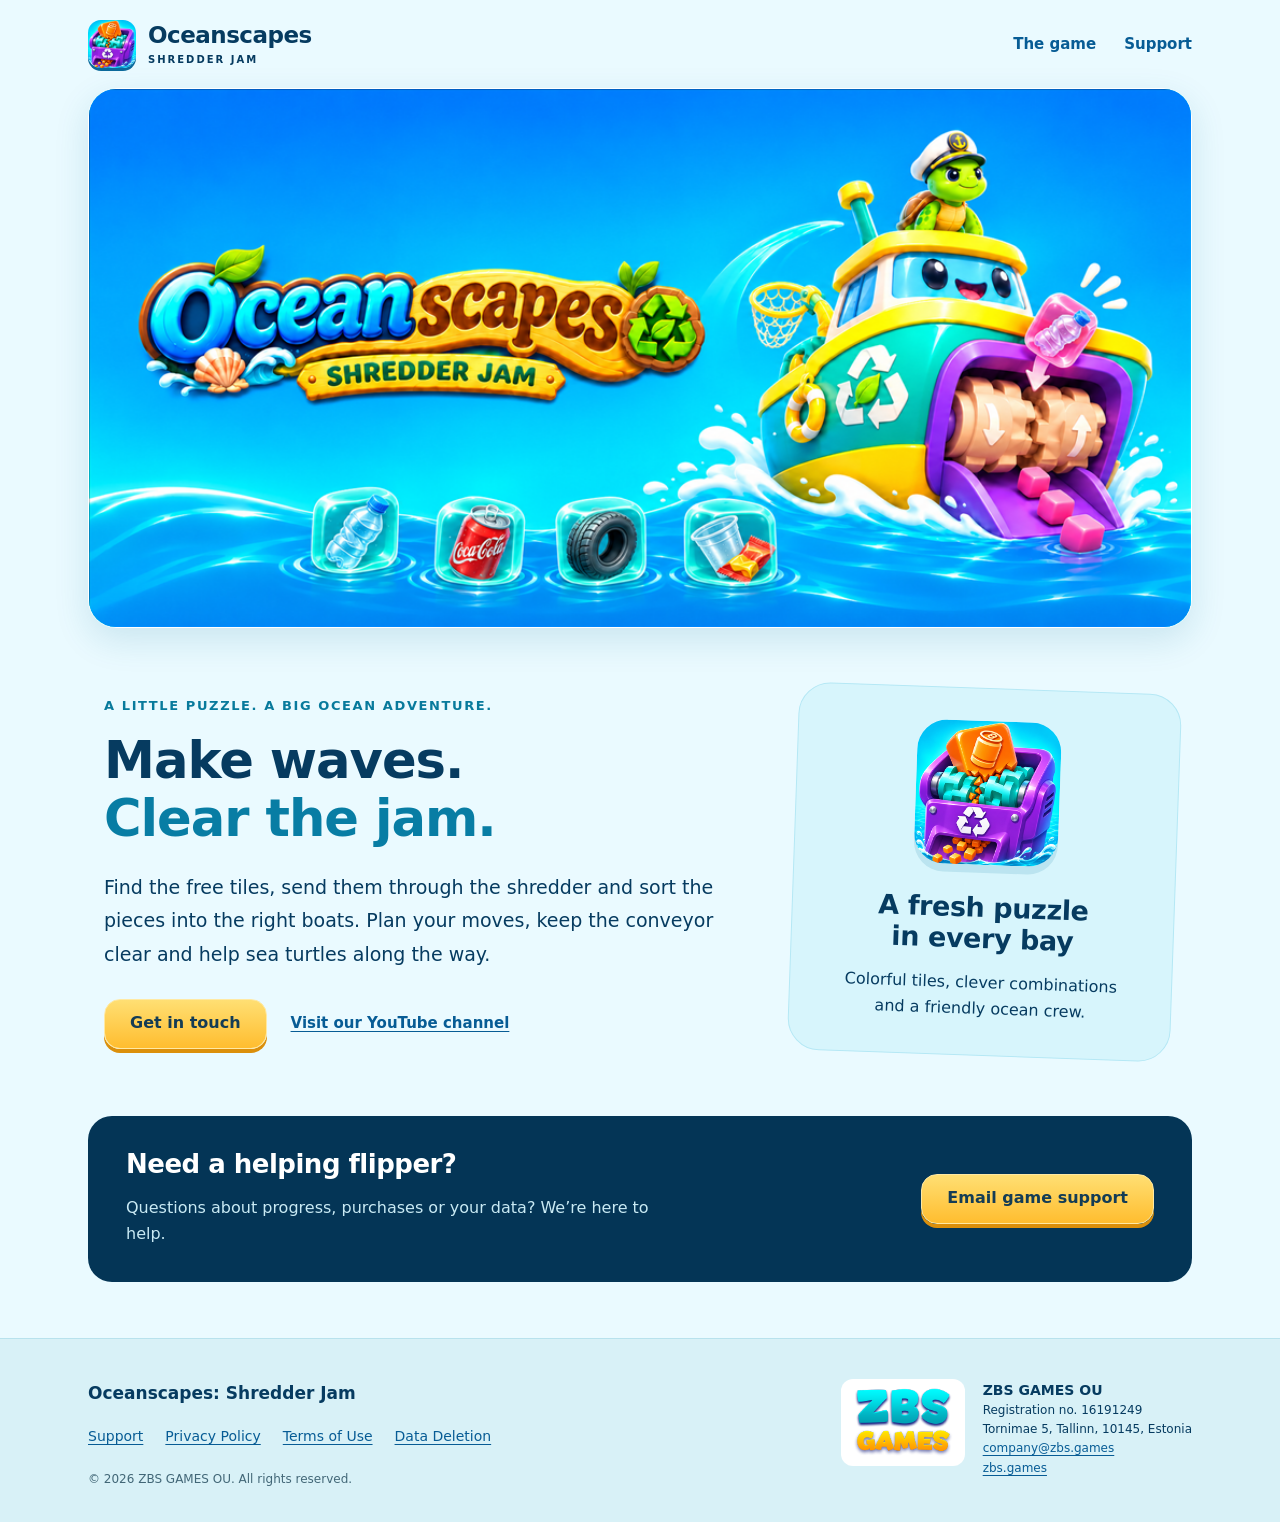
<file: index.html>
<!doctype html>
<html lang="en"><head><meta charset="utf-8"><meta name="viewport" content="width=device-width, initial-scale=1"><meta name="referrer" content="no-referrer"><meta name="theme-color" content="#053c63"><title>Oceanscapes: Shredder Jam</title><meta name="description" content="Dive into a colorful ocean puzzle adventure. Sort, shred and rescue sea turtles in Oceanscapes: Shredder Jam."><link rel="icon" href="icon.png" type="image/png"><link rel="stylesheet" href="styles.css"><meta property="og:title" content="Oceanscapes: Shredder Jam"><meta property="og:description" content="Dive into a colorful ocean puzzle adventure. Sort, shred and rescue sea turtles in Oceanscapes: Shredder Jam."><meta property="og:type" content="website"><meta property="og:image" content="https://oceanscapesjam-ctrl.github.io/hero.png"></head><body><a class="skip" href="#main">Skip to content</a>
<header class="site-header"><a class="brand" href="index.html" aria-label="Oceanscapes home"><img src="icon.png" width="48" height="48" alt=""><span>Oceanscapes<small>SHREDDER JAM</small></span></a><nav aria-label="Main navigation"><a href="index.html">The game</a><a href="support.html">Support</a></nav></header><main id="main" class="home">
<section class="hero" aria-label="Oceanscapes: Shredder Jam"><img src="hero.png" width="1024" height="500" alt="Oceanscapes Shredder Jam: a turtle captain on a colorful recycling shredder boat in a turquoise ocean" fetchpriority="high"></section>
<section class="intro"><div><p class="eyebrow">A little puzzle. A big ocean adventure.</p><h1>Make waves.<br><em>Clear the jam.</em></h1><p class="lead">Find the free tiles, send them through the shredder and sort the pieces into the right boats. Plan your moves, keep the conveyor clear and help sea turtles along the way.</p><div class="actions"><a class="button" href="support.html">Get in touch</a><a class="text-link" href="https://www.youtube.com/@OceanScapes-jam">Visit our YouTube channel</a></div></div><div class="game-note"><img src="icon.png" width="144" height="144" alt="Purple recycling shredder with turquoise gears"><h2>A fresh puzzle <br>in every bay</h2><p>Colorful tiles, clever combinations <br>and a friendly ocean crew.</p></div></section>
<section class="help-strip"><div><h2>Need a helping flipper?</h2><p>Questions about progress, purchases or your data? We’re here to help.</p></div><a class="button secondary" href="mailto:oceanscapesjam@gmail.com">Email game support</a></section></main><footer class="site-footer"><div class="footer-inner"><div class="footer-links"><strong>Oceanscapes: Shredder Jam</strong><nav aria-label="Legal and support"><a href="support.html">Support</a><a href="privacy-policy.html">Privacy Policy</a><a href="terms.html">Terms of Use</a><a href="data-deletion.html">Data Deletion</a></nav><p class="copyright">© 2026 ZBS GAMES OU. All rights reserved.</p></div><address class="company"><a class="company-logo" href="https://zbs.games/" aria-label="ZBS GAMES company website"><img src="zbs-logo.png" width="124" height="66" alt="ZBS GAMES" loading="lazy"></a><div><strong>ZBS GAMES OU</strong><span>Registration no. 16191249</span><span>Tornimae 5, Tallinn, 10145, Estonia</span><a href="mailto:company@zbs.games">company@zbs.games</a><a href="https://zbs.games/">zbs.games</a></div></address></div></footer></body></html>
</file>
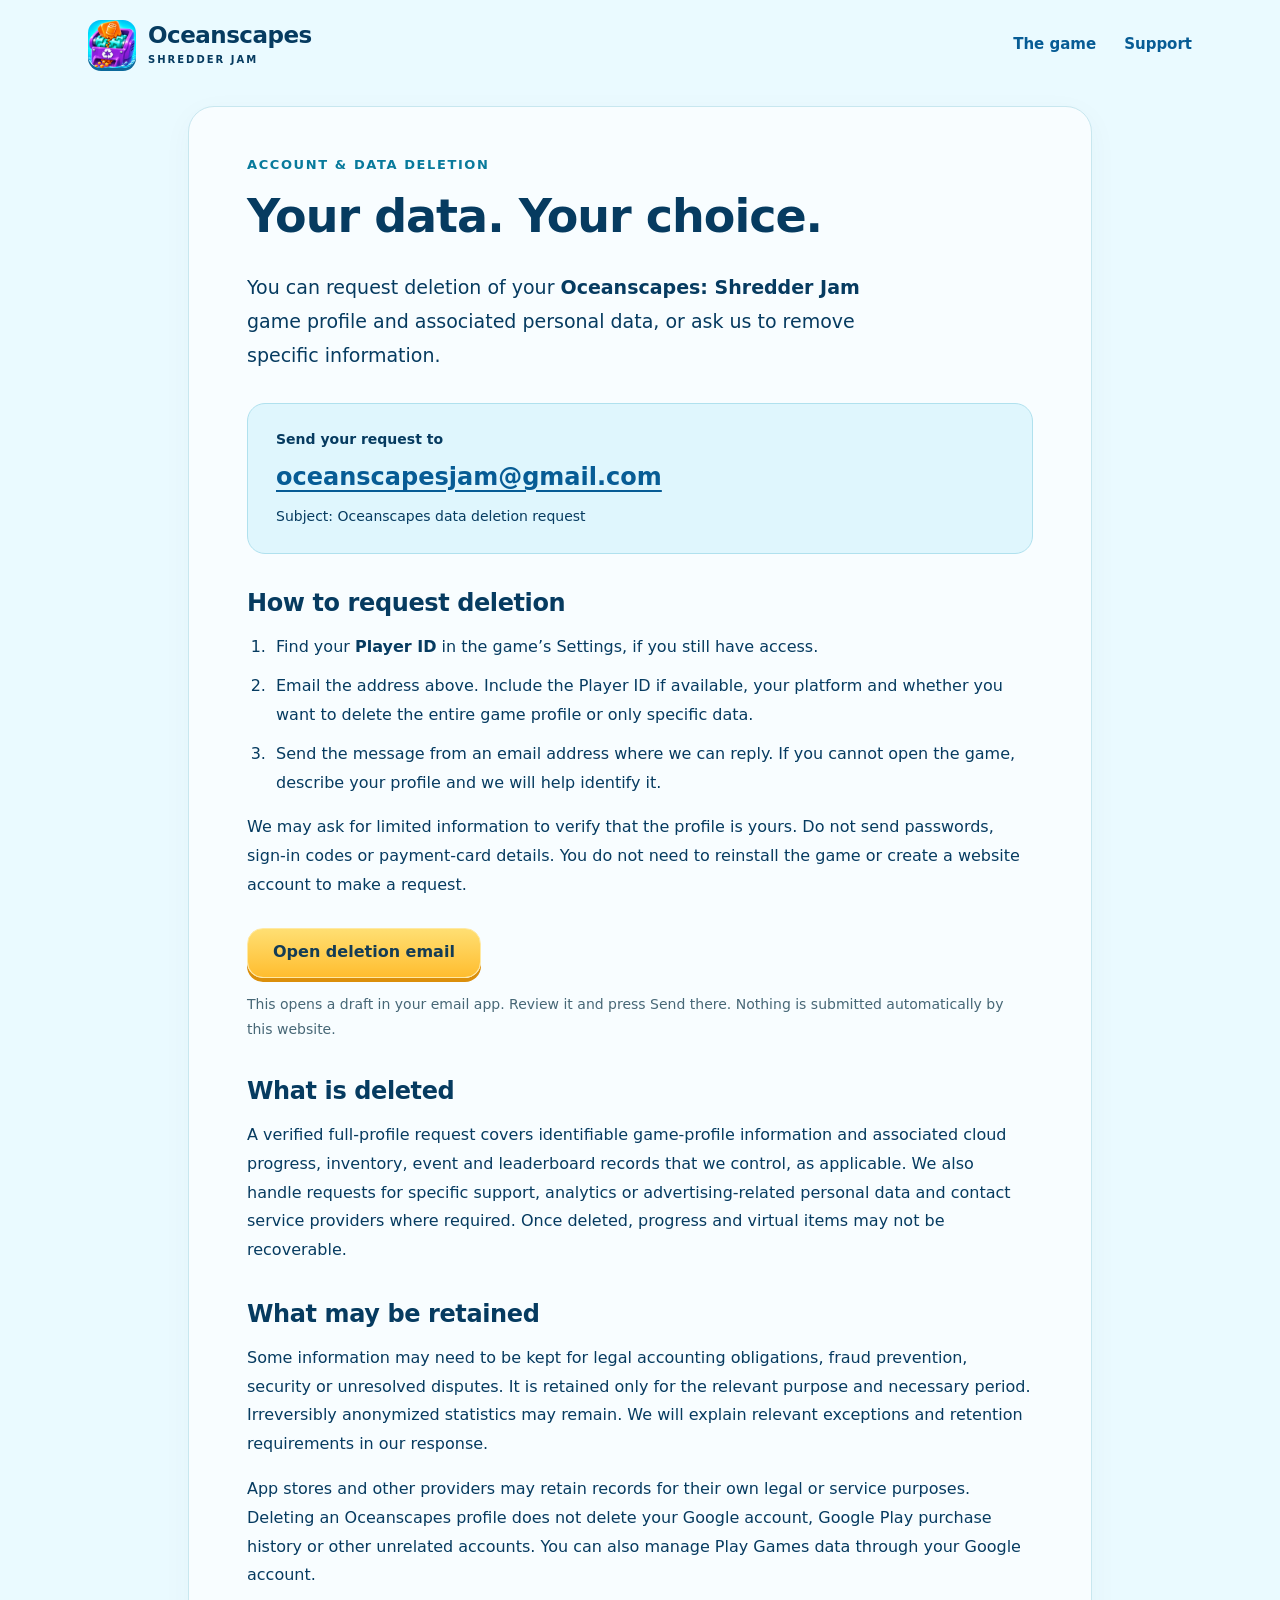
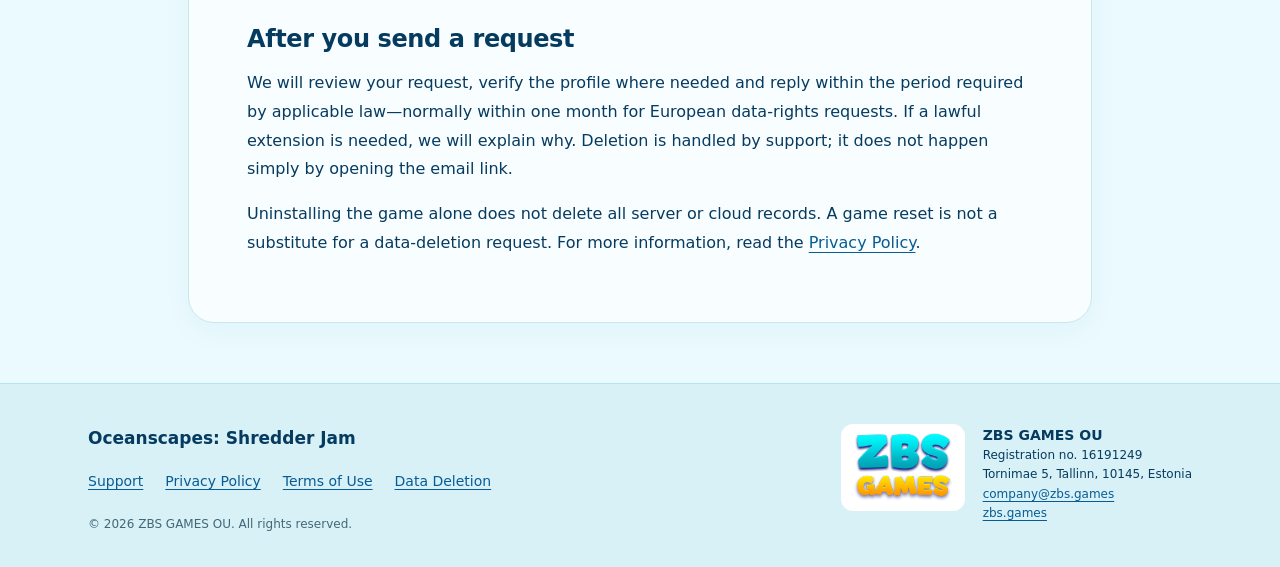
<file: data-deletion.html>
<!doctype html>
<html lang="en"><head><meta charset="utf-8"><meta name="viewport" content="width=device-width, initial-scale=1"><meta name="referrer" content="no-referrer"><meta name="theme-color" content="#053c63"><title>Data Deletion · Oceanscapes</title><meta name="description" content="Request deletion of your Oceanscapes game profile, cloud progress or personal data by email."><link rel="icon" href="icon.png" type="image/png"><link rel="stylesheet" href="styles.css"><meta property="og:title" content="Data Deletion · Oceanscapes"><meta property="og:description" content="Request deletion of your Oceanscapes game profile, cloud progress or personal data by email."><meta property="og:type" content="website"><meta property="og:image" content="https://oceanscapesjam-ctrl.github.io/hero.png"></head><body><a class="skip" href="#main">Skip to content</a>
<header class="site-header"><a class="brand" href="index.html" aria-label="Oceanscapes home"><img src="icon.png" width="48" height="48" alt=""><span>Oceanscapes<small>SHREDDER JAM</small></span></a><nav aria-label="Main navigation"><a href="index.html">The game</a><a href="support.html">Support</a></nav></header><main id="main" class="document-wrap"><article class="document"><p class="eyebrow">Account & data deletion</p><h1>Your data. Your choice.</h1>
<p class="lead">You can request deletion of your <strong>Oceanscapes: Shredder Jam</strong> game profile and associated personal data, or ask us to remove specific information.</p>
<div class="contact-card"><span>Send your request to</span><a href="mailto:oceanscapesjam@gmail.com?subject=Oceanscapes%20data%20deletion%20request">oceanscapesjam@gmail.com</a><p>Subject: Oceanscapes data deletion request</p></div>
<h2>How to request deletion</h2><ol><li>Find your <strong>Player ID</strong> in the game’s Settings, if you still have access.</li><li>Email the address above. Include the Player ID if available, your platform and whether you want to delete the entire game profile or only specific data.</li><li>Send the message from an email address where we can reply. If you cannot open the game, describe your profile and we will help identify it.</li></ol><p>We may ask for limited information to verify that the profile is yours. Do not send passwords, sign-in codes or payment-card details. You do not need to reinstall the game or create a website account to make a request.</p>
<div class="actions"><a class="button" href="mailto:oceanscapesjam@gmail.com?subject=Oceanscapes%20data%20deletion%20request&body=Hello%20Oceanscapes%20support%2C%0A%0AI%20would%20like%20to%20request%20deletion%20of%20my%20game%20profile%20and%20associated%20personal%20data.%0A%0APlayer%20ID%20%28if%20available%29%3A%0APlatform%3A%0AAdditional%20details%20or%20specific%20data%20to%20delete%3A%0A">Open deletion email</a></div><p class="muted">This opens a draft in your email app. Review it and press Send there. Nothing is submitted automatically by this website.</p>
<h2>What is deleted</h2><p>A verified full-profile request covers identifiable game-profile information and associated cloud progress, inventory, event and leaderboard records that we control, as applicable. We also handle requests for specific support, analytics or advertising-related personal data and contact service providers where required. Once deleted, progress and virtual items may not be recoverable.</p>
<h2>What may be retained</h2><p>Some information may need to be kept for legal accounting obligations, fraud prevention, security or unresolved disputes. It is retained only for the relevant purpose and necessary period. Irreversibly anonymized statistics may remain. We will explain relevant exceptions and retention requirements in our response.</p><p>App stores and other providers may retain records for their own legal or service purposes. Deleting an Oceanscapes profile does not delete your Google account, Google Play purchase history or other unrelated accounts. You can also manage Play Games data through your Google account.</p>
<h2>After you send a request</h2><p>We will review your request, verify the profile where needed and reply within the period required by applicable law—normally within one month for European data-rights requests. If a lawful extension is needed, we will explain why. Deletion is handled by support; it does not happen simply by opening the email link.</p><p>Uninstalling the game alone does not delete all server or cloud records. A game reset is not a substitute for a data-deletion request. For more information, read the <a href="privacy-policy.html">Privacy Policy</a>.</p></article></main><footer class="site-footer"><div class="footer-inner"><div class="footer-links"><strong>Oceanscapes: Shredder Jam</strong><nav aria-label="Legal and support"><a href="support.html">Support</a><a href="privacy-policy.html">Privacy Policy</a><a href="terms.html">Terms of Use</a><a href="data-deletion.html">Data Deletion</a></nav><p class="copyright">© 2026 ZBS GAMES OU. All rights reserved.</p></div><address class="company"><a class="company-logo" href="https://zbs.games/" aria-label="ZBS GAMES company website"><img src="zbs-logo.png" width="124" height="66" alt="ZBS GAMES" loading="lazy"></a><div><strong>ZBS GAMES OU</strong><span>Registration no. 16191249</span><span>Tornimae 5, Tallinn, 10145, Estonia</span><a href="mailto:company@zbs.games">company@zbs.games</a><a href="https://zbs.games/">zbs.games</a></div></address></div></footer></body></html>
</file>
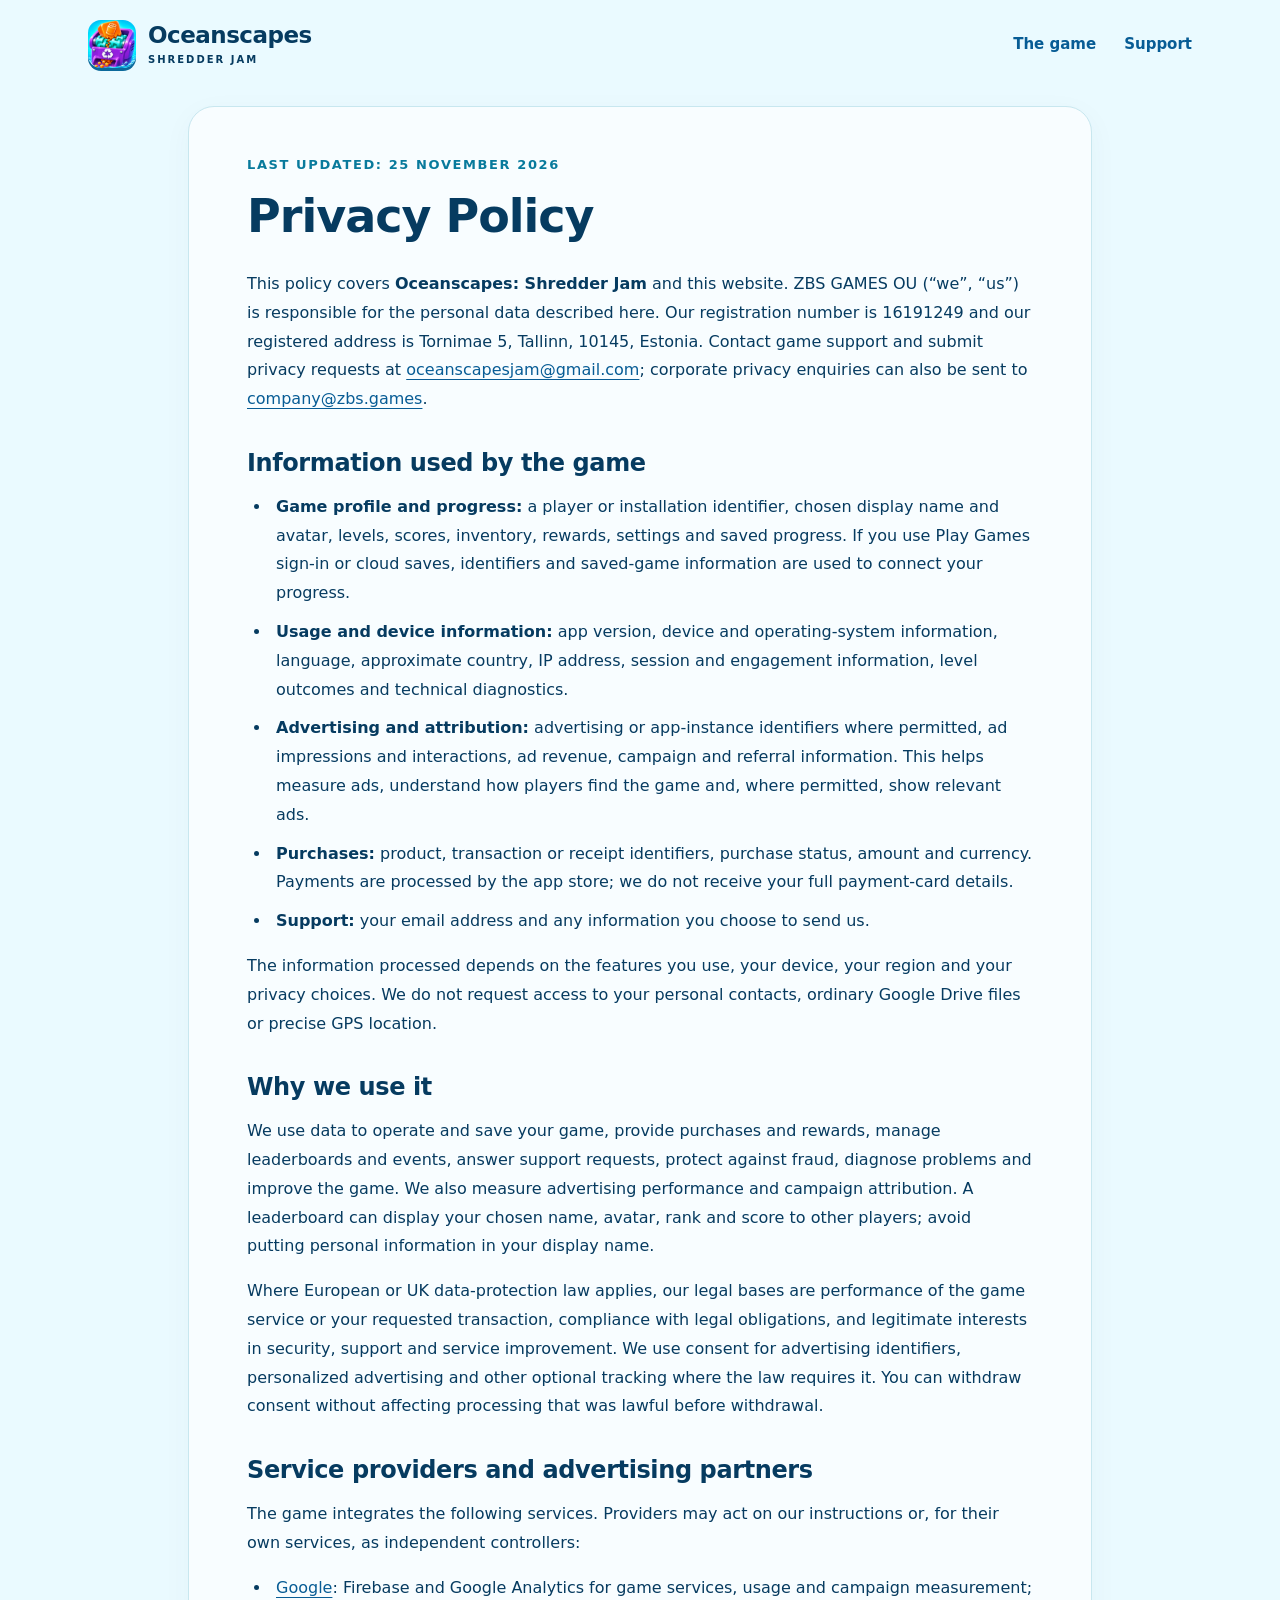
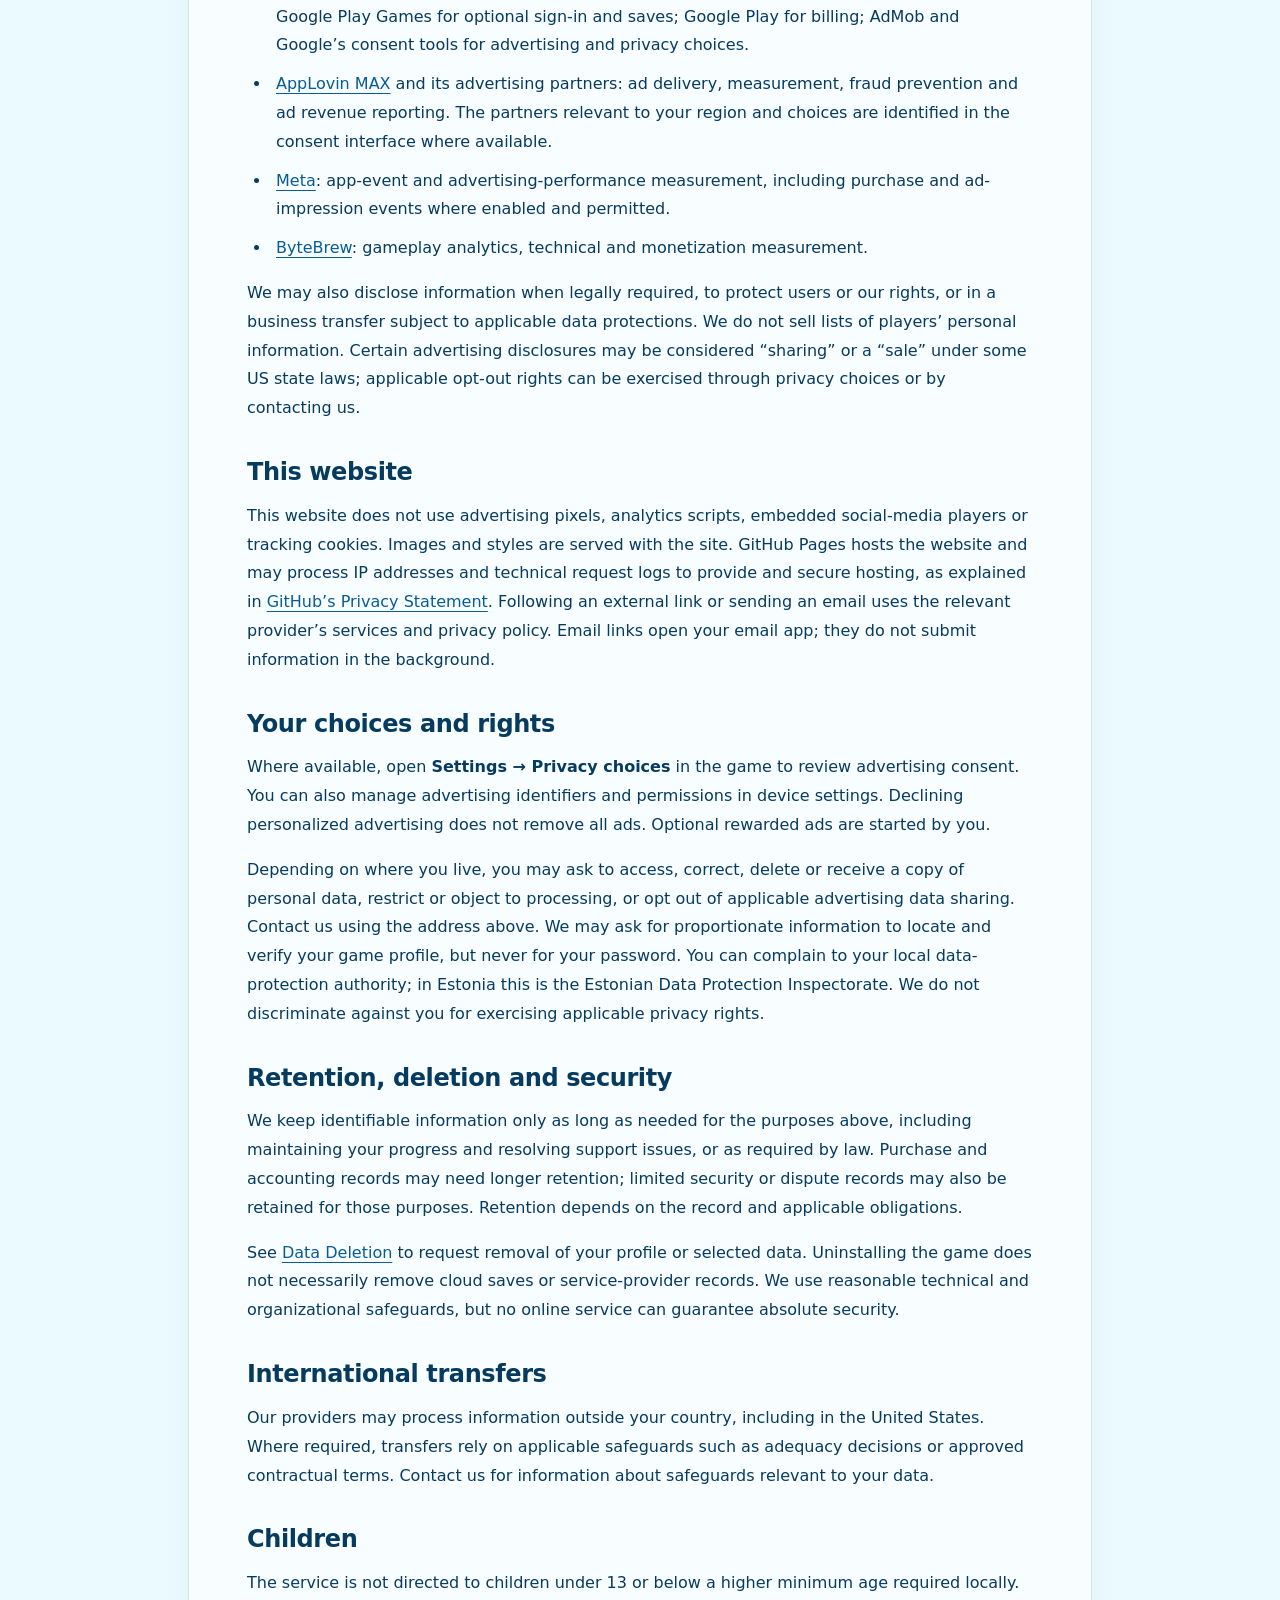
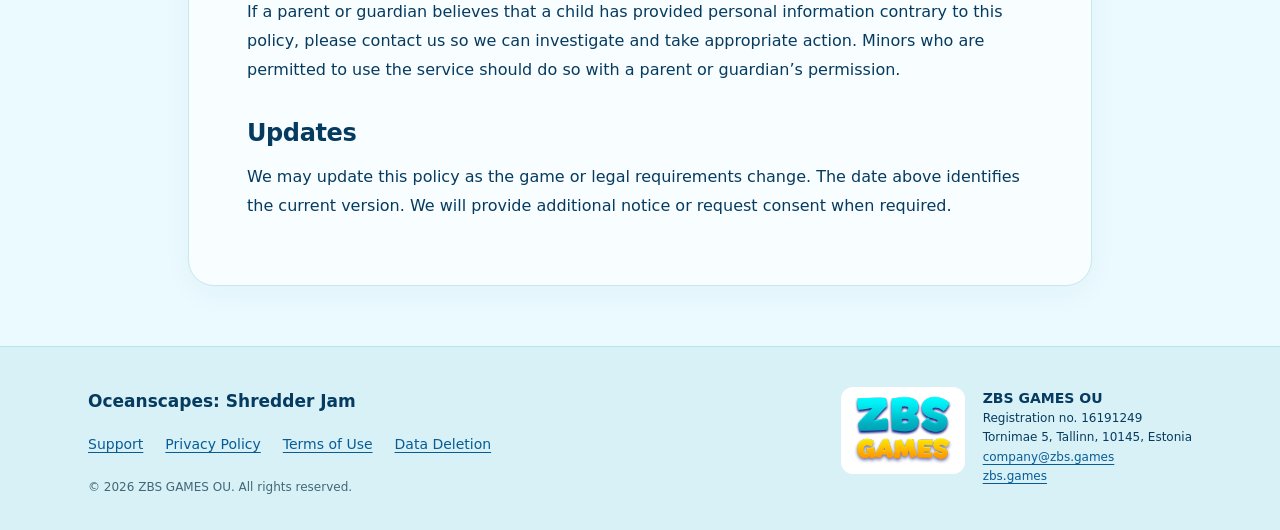
<file: privacy-policy.html>
<!doctype html>
<html lang="en"><head><meta charset="utf-8"><meta name="viewport" content="width=device-width, initial-scale=1"><meta name="referrer" content="no-referrer"><meta name="theme-color" content="#053c63"><title>Privacy Policy · Oceanscapes</title><meta name="description" content="How Oceanscapes handles game data, analytics, advertising, purchases and privacy requests."><link rel="icon" href="icon.png" type="image/png"><link rel="stylesheet" href="styles.css"><meta property="og:title" content="Privacy Policy · Oceanscapes"><meta property="og:description" content="How Oceanscapes handles game data, analytics, advertising, purchases and privacy requests."><meta property="og:type" content="website"><meta property="og:image" content="https://oceanscapesjam-ctrl.github.io/hero.png"></head><body><a class="skip" href="#main">Skip to content</a>
<header class="site-header"><a class="brand" href="index.html" aria-label="Oceanscapes home"><img src="icon.png" width="48" height="48" alt=""><span>Oceanscapes<small>SHREDDER JAM</small></span></a><nav aria-label="Main navigation"><a href="index.html">The game</a><a href="support.html">Support</a></nav></header><main id="main" class="document-wrap"><article class="document"><p class="eyebrow">Last updated: 25 November 2026</p><h1>Privacy Policy</h1>
<p>This policy covers <strong>Oceanscapes: Shredder Jam</strong> and this website. ZBS GAMES OU (“we”, “us”) is responsible for the personal data described here. Our registration number is 16191249 and our registered address is Tornimae 5, Tallinn, 10145, Estonia. Contact game support and submit privacy requests at <a href="mailto:oceanscapesjam@gmail.com">oceanscapesjam@gmail.com</a>; corporate privacy enquiries can also be sent to <a href="mailto:company@zbs.games">company@zbs.games</a>.</p>
<h2>Information used by the game</h2><ul><li><strong>Game profile and progress:</strong> a player or installation identifier, chosen display name and avatar, levels, scores, inventory, rewards, settings and saved progress. If you use Play Games sign-in or cloud saves, identifiers and saved-game information are used to connect your progress.</li><li><strong>Usage and device information:</strong> app version, device and operating-system information, language, approximate country, IP address, session and engagement information, level outcomes and technical diagnostics.</li><li><strong>Advertising and attribution:</strong> advertising or app-instance identifiers where permitted, ad impressions and interactions, ad revenue, campaign and referral information. This helps measure ads, understand how players find the game and, where permitted, show relevant ads.</li><li><strong>Purchases:</strong> product, transaction or receipt identifiers, purchase status, amount and currency. Payments are processed by the app store; we do not receive your full payment-card details.</li><li><strong>Support:</strong> your email address and any information you choose to send us.</li></ul><p>The information processed depends on the features you use, your device, your region and your privacy choices. We do not request access to your personal contacts, ordinary Google Drive files or precise GPS location.</p>
<h2>Why we use it</h2><p>We use data to operate and save your game, provide purchases and rewards, manage leaderboards and events, answer support requests, protect against fraud, diagnose problems and improve the game. We also measure advertising performance and campaign attribution. A leaderboard can display your chosen name, avatar, rank and score to other players; avoid putting personal information in your display name.</p><p>Where European or UK data-protection law applies, our legal bases are performance of the game service or your requested transaction, compliance with legal obligations, and legitimate interests in security, support and service improvement. We use consent for advertising identifiers, personalized advertising and other optional tracking where the law requires it. You can withdraw consent without affecting processing that was lawful before withdrawal.</p>
<h2>Service providers and advertising partners</h2><p>The game integrates the following services. Providers may act on our instructions or, for their own services, as independent controllers:</p><ul><li><a href="https://policies.google.com/privacy">Google</a>: Firebase and Google Analytics for game services, usage and campaign measurement; Google Play Games for optional sign-in and saves; Google Play for billing; AdMob and Google’s consent tools for advertising and privacy choices.</li><li><a href="https://legal.applovin.com/privacy/">AppLovin MAX</a> and its advertising partners: ad delivery, measurement, fraud prevention and ad revenue reporting. The partners relevant to your region and choices are identified in the consent interface where available.</li><li><a href="https://www.facebook.com/privacy/policy/">Meta</a>: app-event and advertising-performance measurement, including purchase and ad-impression events where enabled and permitted.</li><li><a href="https://docs.bytebrew.io/BBSettings/privacypolicy">ByteBrew</a>: gameplay analytics, technical and monetization measurement.</li></ul><p>We may also disclose information when legally required, to protect users or our rights, or in a business transfer subject to applicable data protections. We do not sell lists of players’ personal information. Certain advertising disclosures may be considered “sharing” or a “sale” under some US state laws; applicable opt-out rights can be exercised through privacy choices or by contacting us.</p>
<h2>This website</h2><p>This website does not use advertising pixels, analytics scripts, embedded social-media players or tracking cookies. Images and styles are served with the site. GitHub Pages hosts the website and may process IP addresses and technical request logs to provide and secure hosting, as explained in <a href="https://docs.github.com/en/site-policy/privacy-policies/github-general-privacy-statement">GitHub’s Privacy Statement</a>. Following an external link or sending an email uses the relevant provider’s services and privacy policy. Email links open your email app; they do not submit information in the background.</p>
<h2>Your choices and rights</h2><p>Where available, open <strong>Settings → Privacy choices</strong> in the game to review advertising consent. You can also manage advertising identifiers and permissions in device settings. Declining personalized advertising does not remove all ads. Optional rewarded ads are started by you.</p><p>Depending on where you live, you may ask to access, correct, delete or receive a copy of personal data, restrict or object to processing, or opt out of applicable advertising data sharing. Contact us using the address above. We may ask for proportionate information to locate and verify your game profile, but never for your password. You can complain to your local data-protection authority; in Estonia this is the Estonian Data Protection Inspectorate. We do not discriminate against you for exercising applicable privacy rights.</p>
<h2>Retention, deletion and security</h2><p>We keep identifiable information only as long as needed for the purposes above, including maintaining your progress and resolving support issues, or as required by law. Purchase and accounting records may need longer retention; limited security or dispute records may also be retained for those purposes. Retention depends on the record and applicable obligations.</p><p>See <a href="data-deletion.html">Data Deletion</a> to request removal of your profile or selected data. Uninstalling the game does not necessarily remove cloud saves or service-provider records. We use reasonable technical and organizational safeguards, but no online service can guarantee absolute security.</p>
<h2>International transfers</h2><p>Our providers may process information outside your country, including in the United States. Where required, transfers rely on applicable safeguards such as adequacy decisions or approved contractual terms. Contact us for information about safeguards relevant to your data.</p>
<h2>Children</h2><p>The service is not directed to children under 13 or below a higher minimum age required locally. If a parent or guardian believes that a child has provided personal information contrary to this policy, please contact us so we can investigate and take appropriate action. Minors who are permitted to use the service should do so with a parent or guardian’s permission.</p>
<h2>Updates</h2><p>We may update this policy as the game or legal requirements change. The date above identifies the current version. We will provide additional notice or request consent when required.</p></article></main><footer class="site-footer"><div class="footer-inner"><div class="footer-links"><strong>Oceanscapes: Shredder Jam</strong><nav aria-label="Legal and support"><a href="support.html">Support</a><a href="privacy-policy.html">Privacy Policy</a><a href="terms.html">Terms of Use</a><a href="data-deletion.html">Data Deletion</a></nav><p class="copyright">© 2026 ZBS GAMES OU. All rights reserved.</p></div><address class="company"><a class="company-logo" href="https://zbs.games/" aria-label="ZBS GAMES company website"><img src="zbs-logo.png" width="124" height="66" alt="ZBS GAMES" loading="lazy"></a><div><strong>ZBS GAMES OU</strong><span>Registration no. 16191249</span><span>Tornimae 5, Tallinn, 10145, Estonia</span><a href="mailto:company@zbs.games">company@zbs.games</a><a href="https://zbs.games/">zbs.games</a></div></address></div></footer></body></html>
</file>
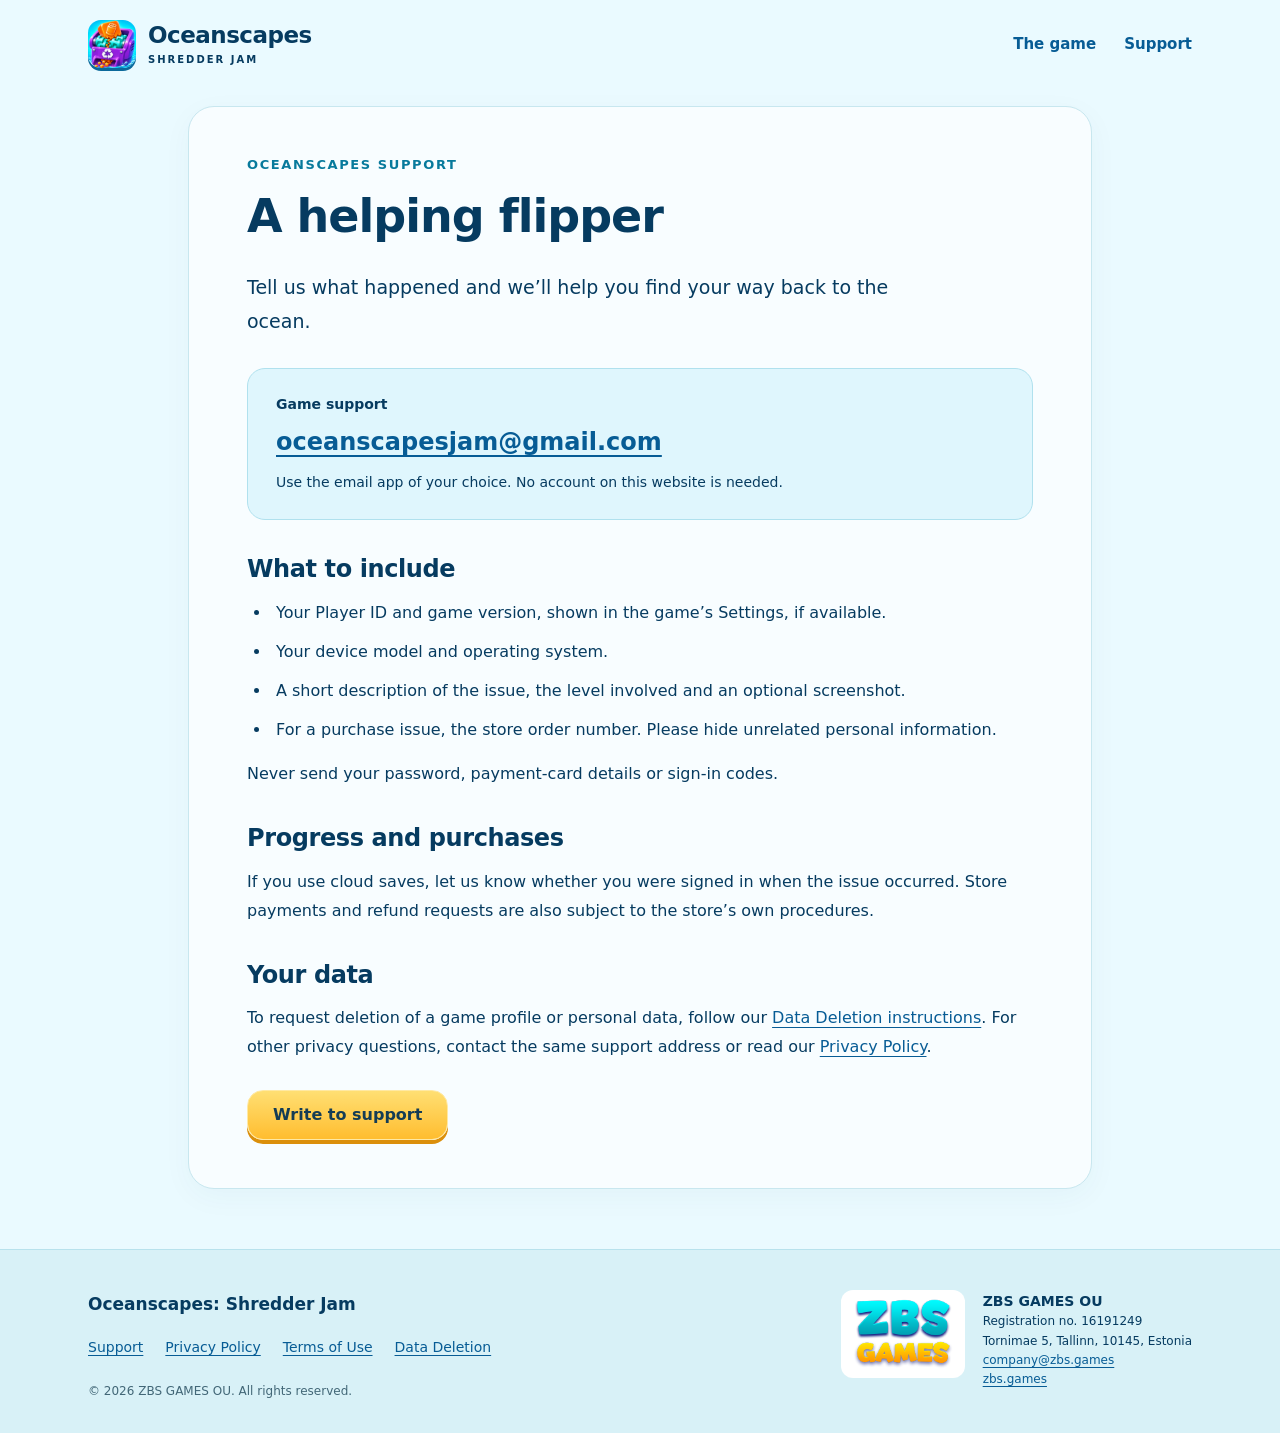
<file: support.html>
<!doctype html>
<html lang="en"><head><meta charset="utf-8"><meta name="viewport" content="width=device-width, initial-scale=1"><meta name="referrer" content="no-referrer"><meta name="theme-color" content="#053c63"><title>Support · Oceanscapes</title><meta name="description" content="Contact Oceanscapes support for help with gameplay, progress, purchases and privacy."><link rel="icon" href="icon.png" type="image/png"><link rel="stylesheet" href="styles.css"><meta property="og:title" content="Support · Oceanscapes"><meta property="og:description" content="Contact Oceanscapes support for help with gameplay, progress, purchases and privacy."><meta property="og:type" content="website"><meta property="og:image" content="https://oceanscapesjam-ctrl.github.io/hero.png"></head><body><a class="skip" href="#main">Skip to content</a>
<header class="site-header"><a class="brand" href="index.html" aria-label="Oceanscapes home"><img src="icon.png" width="48" height="48" alt=""><span>Oceanscapes<small>SHREDDER JAM</small></span></a><nav aria-label="Main navigation"><a href="index.html">The game</a><a href="support.html">Support</a></nav></header><main id="main" class="document-wrap"><article class="document"><p class="eyebrow">Oceanscapes support</p><h1>A helping flipper</h1>
<p class="lead">Tell us what happened and we’ll help you find your way back to the ocean.</p><div class="contact-card"><span>Game support</span><a href="mailto:oceanscapesjam@gmail.com">oceanscapesjam@gmail.com</a><p>Use the email app of your choice. No account on this website is needed.</p></div>
<h2>What to include</h2><ul><li>Your Player ID and game version, shown in the game’s Settings, if available.</li><li>Your device model and operating system.</li><li>A short description of the issue, the level involved and an optional screenshot.</li><li>For a purchase issue, the store order number. Please hide unrelated personal information.</li></ul><p>Never send your password, payment-card details or sign-in codes.</p>
<h2>Progress and purchases</h2><p>If you use cloud saves, let us know whether you were signed in when the issue occurred. Store payments and refund requests are also subject to the store’s own procedures.</p>
<h2>Your data</h2><p>To request deletion of a game profile or personal data, follow our <a href="data-deletion.html">Data Deletion instructions</a>. For other privacy questions, contact the same support address or read our <a href="privacy-policy.html">Privacy Policy</a>.</p><div class="actions"><a class="button" href="mailto:oceanscapesjam@gmail.com?subject=Oceanscapes%20support">Write to support</a></div></article></main><footer class="site-footer"><div class="footer-inner"><div class="footer-links"><strong>Oceanscapes: Shredder Jam</strong><nav aria-label="Legal and support"><a href="support.html">Support</a><a href="privacy-policy.html">Privacy Policy</a><a href="terms.html">Terms of Use</a><a href="data-deletion.html">Data Deletion</a></nav><p class="copyright">© 2026 ZBS GAMES OU. All rights reserved.</p></div><address class="company"><a class="company-logo" href="https://zbs.games/" aria-label="ZBS GAMES company website"><img src="zbs-logo.png" width="124" height="66" alt="ZBS GAMES" loading="lazy"></a><div><strong>ZBS GAMES OU</strong><span>Registration no. 16191249</span><span>Tornimae 5, Tallinn, 10145, Estonia</span><a href="mailto:company@zbs.games">company@zbs.games</a><a href="https://zbs.games/">zbs.games</a></div></address></div></footer></body></html>
</file>
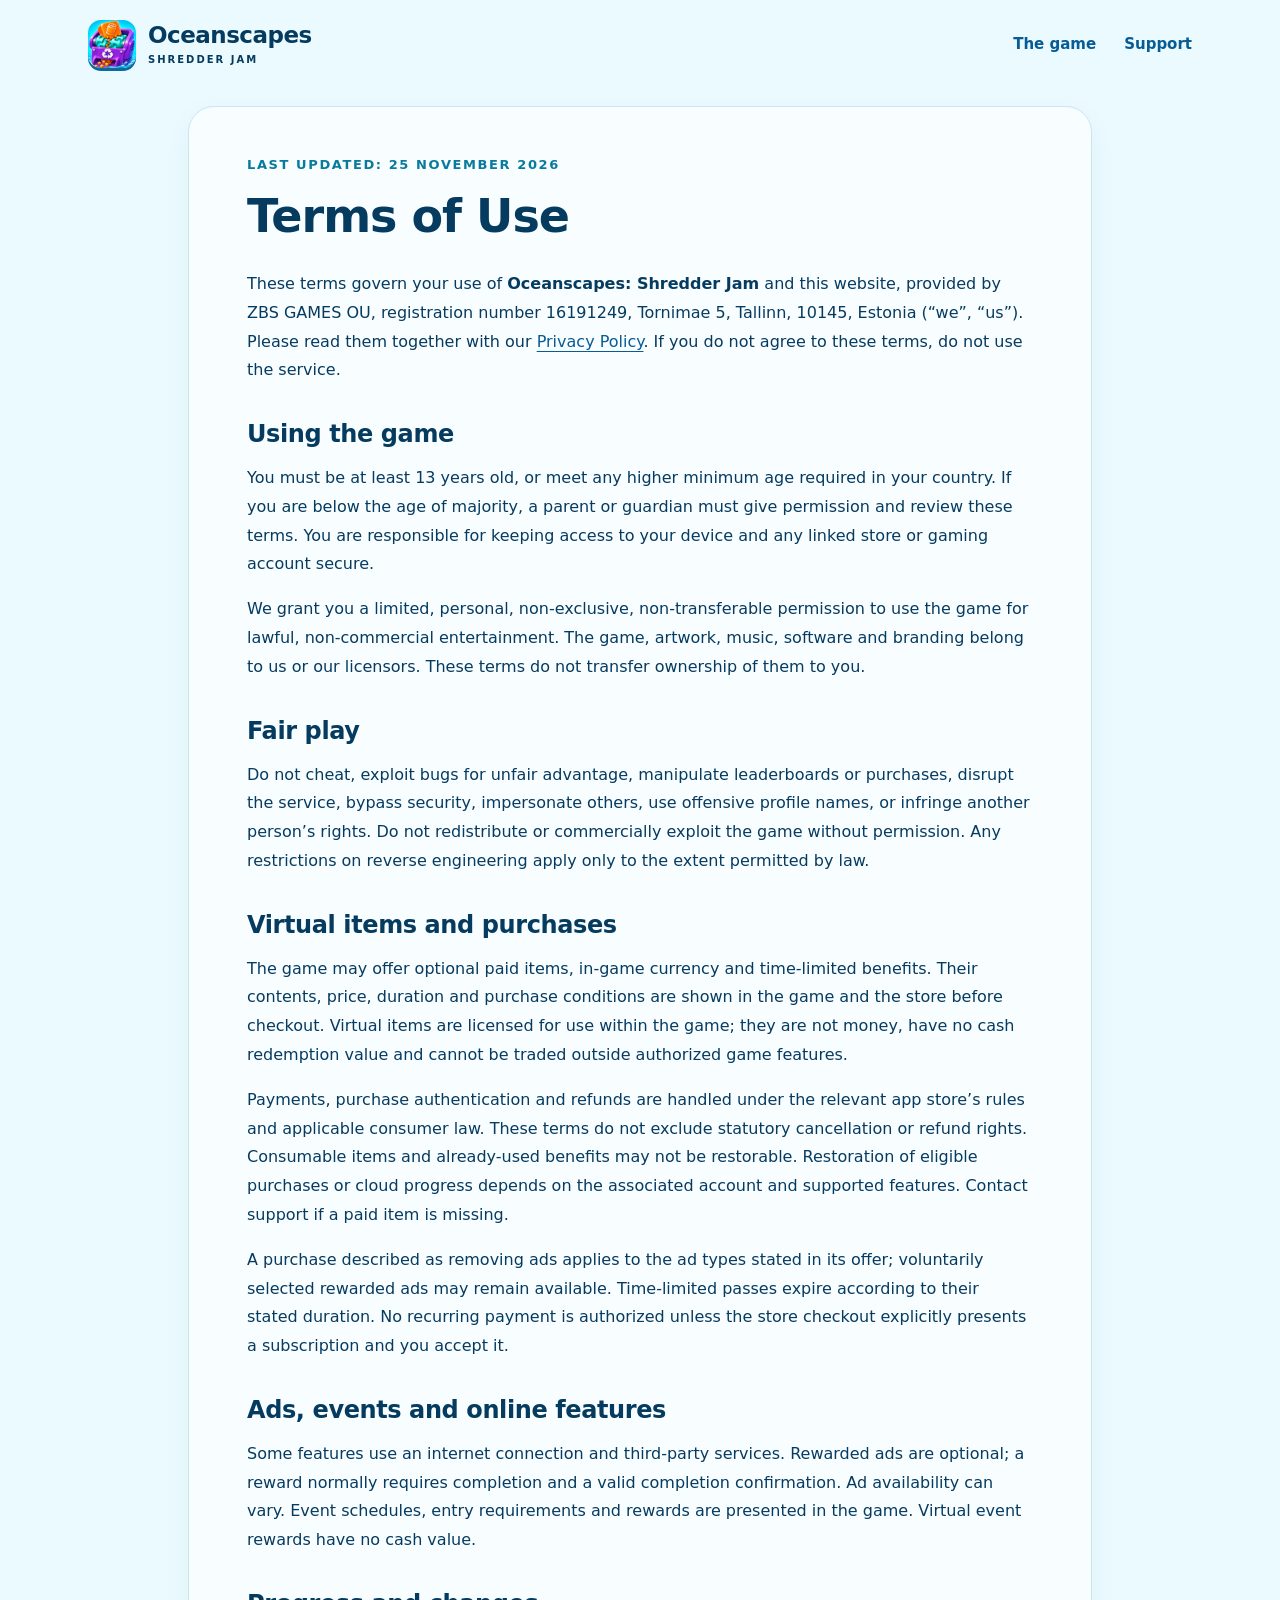
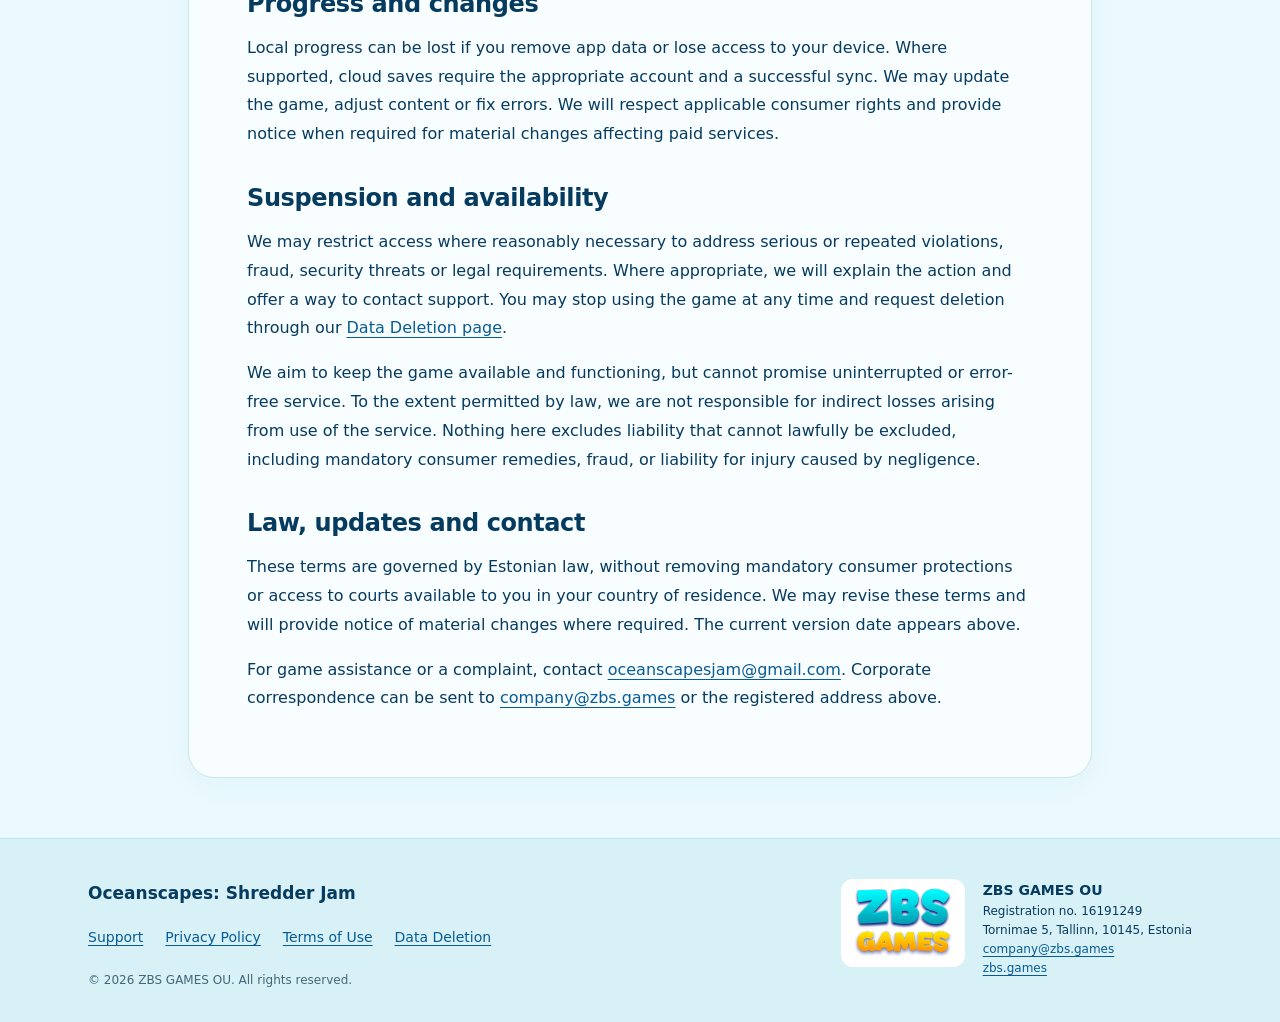
<file: terms.html>
<!doctype html>
<html lang="en"><head><meta charset="utf-8"><meta name="viewport" content="width=device-width, initial-scale=1"><meta name="referrer" content="no-referrer"><meta name="theme-color" content="#053c63"><title>Terms of Use · Oceanscapes</title><meta name="description" content="Terms for playing Oceanscapes: Shredder Jam and using its website."><link rel="icon" href="icon.png" type="image/png"><link rel="stylesheet" href="styles.css"><meta property="og:title" content="Terms of Use · Oceanscapes"><meta property="og:description" content="Terms for playing Oceanscapes: Shredder Jam and using its website."><meta property="og:type" content="website"><meta property="og:image" content="https://oceanscapesjam-ctrl.github.io/hero.png"></head><body><a class="skip" href="#main">Skip to content</a>
<header class="site-header"><a class="brand" href="index.html" aria-label="Oceanscapes home"><img src="icon.png" width="48" height="48" alt=""><span>Oceanscapes<small>SHREDDER JAM</small></span></a><nav aria-label="Main navigation"><a href="index.html">The game</a><a href="support.html">Support</a></nav></header><main id="main" class="document-wrap"><article class="document"><p class="eyebrow">Last updated: 25 November 2026</p><h1>Terms of Use</h1>
<p>These terms govern your use of <strong>Oceanscapes: Shredder Jam</strong> and this website, provided by ZBS GAMES OU, registration number 16191249, Tornimae 5, Tallinn, 10145, Estonia (“we”, “us”). Please read them together with our <a href="privacy-policy.html">Privacy Policy</a>. If you do not agree to these terms, do not use the service.</p>
<h2>Using the game</h2><p>You must be at least 13 years old, or meet any higher minimum age required in your country. If you are below the age of majority, a parent or guardian must give permission and review these terms. You are responsible for keeping access to your device and any linked store or gaming account secure.</p><p>We grant you a limited, personal, non-exclusive, non-transferable permission to use the game for lawful, non-commercial entertainment. The game, artwork, music, software and branding belong to us or our licensors. These terms do not transfer ownership of them to you.</p>
<h2>Fair play</h2><p>Do not cheat, exploit bugs for unfair advantage, manipulate leaderboards or purchases, disrupt the service, bypass security, impersonate others, use offensive profile names, or infringe another person’s rights. Do not redistribute or commercially exploit the game without permission. Any restrictions on reverse engineering apply only to the extent permitted by law.</p>
<h2>Virtual items and purchases</h2><p>The game may offer optional paid items, in-game currency and time-limited benefits. Their contents, price, duration and purchase conditions are shown in the game and the store before checkout. Virtual items are licensed for use within the game; they are not money, have no cash redemption value and cannot be traded outside authorized game features.</p><p>Payments, purchase authentication and refunds are handled under the relevant app store’s rules and applicable consumer law. These terms do not exclude statutory cancellation or refund rights. Consumable items and already-used benefits may not be restorable. Restoration of eligible purchases or cloud progress depends on the associated account and supported features. Contact support if a paid item is missing.</p><p>A purchase described as removing ads applies to the ad types stated in its offer; voluntarily selected rewarded ads may remain available. Time-limited passes expire according to their stated duration. No recurring payment is authorized unless the store checkout explicitly presents a subscription and you accept it.</p>
<h2>Ads, events and online features</h2><p>Some features use an internet connection and third-party services. Rewarded ads are optional; a reward normally requires completion and a valid completion confirmation. Ad availability can vary. Event schedules, entry requirements and rewards are presented in the game. Virtual event rewards have no cash value.</p>
<h2>Progress and changes</h2><p>Local progress can be lost if you remove app data or lose access to your device. Where supported, cloud saves require the appropriate account and a successful sync. We may update the game, adjust content or fix errors. We will respect applicable consumer rights and provide notice when required for material changes affecting paid services.</p>
<h2>Suspension and availability</h2><p>We may restrict access where reasonably necessary to address serious or repeated violations, fraud, security threats or legal requirements. Where appropriate, we will explain the action and offer a way to contact support. You may stop using the game at any time and request deletion through our <a href="data-deletion.html">Data Deletion page</a>.</p><p>We aim to keep the game available and functioning, but cannot promise uninterrupted or error-free service. To the extent permitted by law, we are not responsible for indirect losses arising from use of the service. Nothing here excludes liability that cannot lawfully be excluded, including mandatory consumer remedies, fraud, or liability for injury caused by negligence.</p>
<h2>Law, updates and contact</h2><p>These terms are governed by Estonian law, without removing mandatory consumer protections or access to courts available to you in your country of residence. We may revise these terms and will provide notice of material changes where required. The current version date appears above.</p><p>For game assistance or a complaint, contact <a href="mailto:oceanscapesjam@gmail.com">oceanscapesjam@gmail.com</a>. Corporate correspondence can be sent to <a href="mailto:company@zbs.games">company@zbs.games</a> or the registered address above.</p></article></main><footer class="site-footer"><div class="footer-inner"><div class="footer-links"><strong>Oceanscapes: Shredder Jam</strong><nav aria-label="Legal and support"><a href="support.html">Support</a><a href="privacy-policy.html">Privacy Policy</a><a href="terms.html">Terms of Use</a><a href="data-deletion.html">Data Deletion</a></nav><p class="copyright">© 2026 ZBS GAMES OU. All rights reserved.</p></div><address class="company"><a class="company-logo" href="https://zbs.games/" aria-label="ZBS GAMES company website"><img src="zbs-logo.png" width="124" height="66" alt="ZBS GAMES" loading="lazy"></a><div><strong>ZBS GAMES OU</strong><span>Registration no. 16191249</span><span>Tornimae 5, Tallinn, 10145, Estonia</span><a href="mailto:company@zbs.games">company@zbs.games</a><a href="https://zbs.games/">zbs.games</a></div></address></div></footer></body></html>
</file>
<file: styles.css>
:root{color-scheme:light;--ink:#063b60;--navy:#043556;--blue:#0b628d;--aqua:#07b7cf;--gold:#ffc743;--paper:#f8fdff;--body:system-ui,-apple-system,"Segoe UI",sans-serif}*{box-sizing:border-box}html{scroll-behavior:smooth}body{margin:0;color:var(--ink);background:#eafaff;font:16px/1.65 var(--body)}a{color:#075c95;text-underline-offset:.22em}a:hover{color:#003b63}img{max-width:100%;height:auto}a:focus-visible{outline:3px solid #e88a00;outline-offset:5px;border-radius:5px}.skip{position:absolute;top:-100px;left:20px;background:white;padding:12px;z-index:9}.skip:focus{top:10px}.site-header{max-width:1160px;margin:auto;padding:20px 28px;display:flex;justify-content:space-between;align-items:center;gap:24px}.brand{display:flex;gap:12px;align-items:center;text-decoration:none;color:var(--ink);font-weight:850;line-height:1.1;font-size:23px;letter-spacing:-.5px}.brand img{width:48px;height:48px;border-radius:13px;box-shadow:0 3px 0 #0b699b}.brand small{display:block;font-size:10px;letter-spacing:2px;margin-top:6px}.site-header nav{display:flex;gap:28px;font-weight:700;font-size:15px}.site-header nav a{text-decoration:none}.home{max-width:1160px;margin:auto;padding:0 28px 56px}.hero{border-radius:28px;overflow:hidden;background:#08c9e9;box-shadow:0 12px 35px #006d8e24;border:1px solid #fff}.hero img{display:block;width:100%}.intro{display:grid;grid-template-columns:1.65fr 1fr;align-items:center;gap:56px;padding:60px 16px}.eyebrow{font-size:13px;letter-spacing:1.6px;text-transform:uppercase;font-weight:800;color:#087a9c;margin:0 0 16px}h1,h2{font-family:ui-rounded,"Arial Rounded MT Bold","Trebuchet MS",var(--body);line-height:1.12;letter-spacing:-1px}h1{font-size:clamp(38px,4vw,58px);font-weight:900;margin:0 0 24px}h1 em{color:#087da4;font-style:normal}h2{font-size:28px;margin:0 0 16px}.lead{font-size:19px;line-height:1.75;max-width:650px}.actions{display:flex;align-items:center;gap:24px;flex-wrap:wrap;margin-top:28px}.button{display:inline-flex;justify-content:center;align-items:center;min-height:50px;padding:12px 25px;background:linear-gradient(#ffdf73,#ffbd2f);color:#143c55;text-decoration:none;border-radius:16px;font-weight:800;box-shadow:0 4px 0 #db8f0b;line-height:1.3;border:1px solid #ffe9a3;transition:transform .16s,box-shadow .16s}.button:hover{transform:translateY(-2px);color:#092d48;box-shadow:0 6px 0 #db8f0b}.text-link{font-size:15px;font-weight:700}.game-note{text-align:center;background:#d7f5fc;padding:32px 24px;border-radius:32px;border:1px solid #b5e8f5;transform:rotate(2deg)}.game-note img{border-radius:30px;box-shadow:0 8px 0 #0c7a9d22;margin-bottom:20px}.game-note h2{font-size:27px;letter-spacing:-.4px}.game-note p{margin-bottom:0;font-size:16px}.help-strip{display:flex;justify-content:space-between;gap:30px;align-items:center;background:var(--navy);color:white;padding:34px 38px;border-radius:24px}.help-strip h2{font-size:26px;letter-spacing:-.5px}.help-strip p{color:#c9eaf4;margin:0;max-width:540px}.help-strip .button{flex-shrink:0}.site-footer{background:#d8f1f7;border-top:1px solid #b8e2ed;padding:40px 28px 32px}.footer-inner{display:flex;justify-content:space-between;gap:44px;max-width:1104px;margin:auto}.footer-links>strong{font-size:17px}.footer-links nav{display:flex;flex-wrap:wrap;gap:10px 22px;margin:18px 0;font-size:14px}.copyright{font-size:12px;color:#426777;margin:22px 0 0}.company{display:flex;align-items:flex-start;gap:18px;font-style:normal;font-size:12px;line-height:1.6}.company-logo{display:block;background:white;padding:9px 12px;border-radius:12px;flex-shrink:0}.company-logo img{display:block;width:100px;height:auto}.company>div{min-width:180px}.company span,.company>div>a{display:block}.company strong{font-size:14px}.company a{overflow-wrap:anywhere}.document-wrap{max-width:960px;margin:18px auto 60px;padding:0 28px}.document{background:var(--paper);padding:48px 58px;border-radius:26px;border:1px solid #c8e7ef;box-shadow:0 8px 30px #0653720a}.document h1{font-size:clamp(32px,4vw,46px);margin-bottom:28px}.document h2{font-size:24px;letter-spacing:-.4px;margin-top:36px}.document p,.document li{line-height:1.8}.document li{padding-left:5px;margin:10px 0}.document ul,.document ol{padding-left:24px}.document .eyebrow{line-height:1.5}.contact-card{background:#dff6fd;border:1px solid #b0e1ee;border-radius:18px;padding:24px 28px;margin:30px 0}.contact-card>span{display:block;font-size:14px;font-weight:700}.contact-card>a{display:inline-block;font-size:clamp(17px,2.4vw,24px);font-weight:800;overflow-wrap:anywhere;margin:7px 0}.contact-card p{font-size:14px;margin:0}.muted{font-size:14px;color:#476776}.document a{overflow-wrap:anywhere}
@media(max-width:760px){.site-header{padding:16px 20px}.brand{font-size:20px}.site-header nav{gap:18px;font-size:14px}.home{padding:0 16px 32px}.hero{border-radius:20px}.intro{grid-template-columns:1fr;gap:30px;padding:36px 8px}.intro h1{font-size:42px}.lead{font-size:17px}.game-note{display:grid;grid-template-columns:96px 1fr;text-align:left;gap:4px 20px;transform:none;padding:22px}.game-note img{width:96px;grid-row:1/3;margin:0;align-self:center;border-radius:22px}.game-note h2{font-size:22px;margin:0}.game-note h2 br{display:none}.game-note p{font-size:14px;margin:6px 0}.game-note p br{display:none}.help-strip{align-items:flex-start;flex-direction:column;padding:28px;gap:22px}.help-strip h2{font-size:24px}.footer-inner{flex-direction:column;gap:28px}.company{align-self:flex-end}.site-footer{padding:30px 24px}.document-wrap{padding:0 16px;margin:12px auto 32px}.document{padding:28px 24px;border-radius:20px}.document h2{font-size:22px}.document h1{font-size:34px}.contact-card{padding:20px}.actions{gap:20px}.copyright{margin-top:16px}}
@media(max-width:390px){.site-header nav a:first-child{display:none}.brand{white-space:nowrap}.site-header{gap:12px;padding:14px 16px}.brand{font-size:18px;gap:9px}.brand img{width:40px;height:40px}.brand small{font-size:9px;letter-spacing:1px}.site-header nav{gap:12px;font-size:13px}.company{align-self:flex-start;gap:12px}.company-logo{padding:9px}.company-logo img{width:80px}.company>div{min-width:0}.document{padding:26px 20px}}
@media(prefers-reduced-motion:reduce){html{scroll-behavior:auto}.button{transition:none}.button:hover{transform:none}}@media print{.site-header,.site-footer,.actions{display:none}.document{box-shadow:none;border:0;padding:0}.document-wrap{max-width:none}body{background:white;color:black}}
</file>
